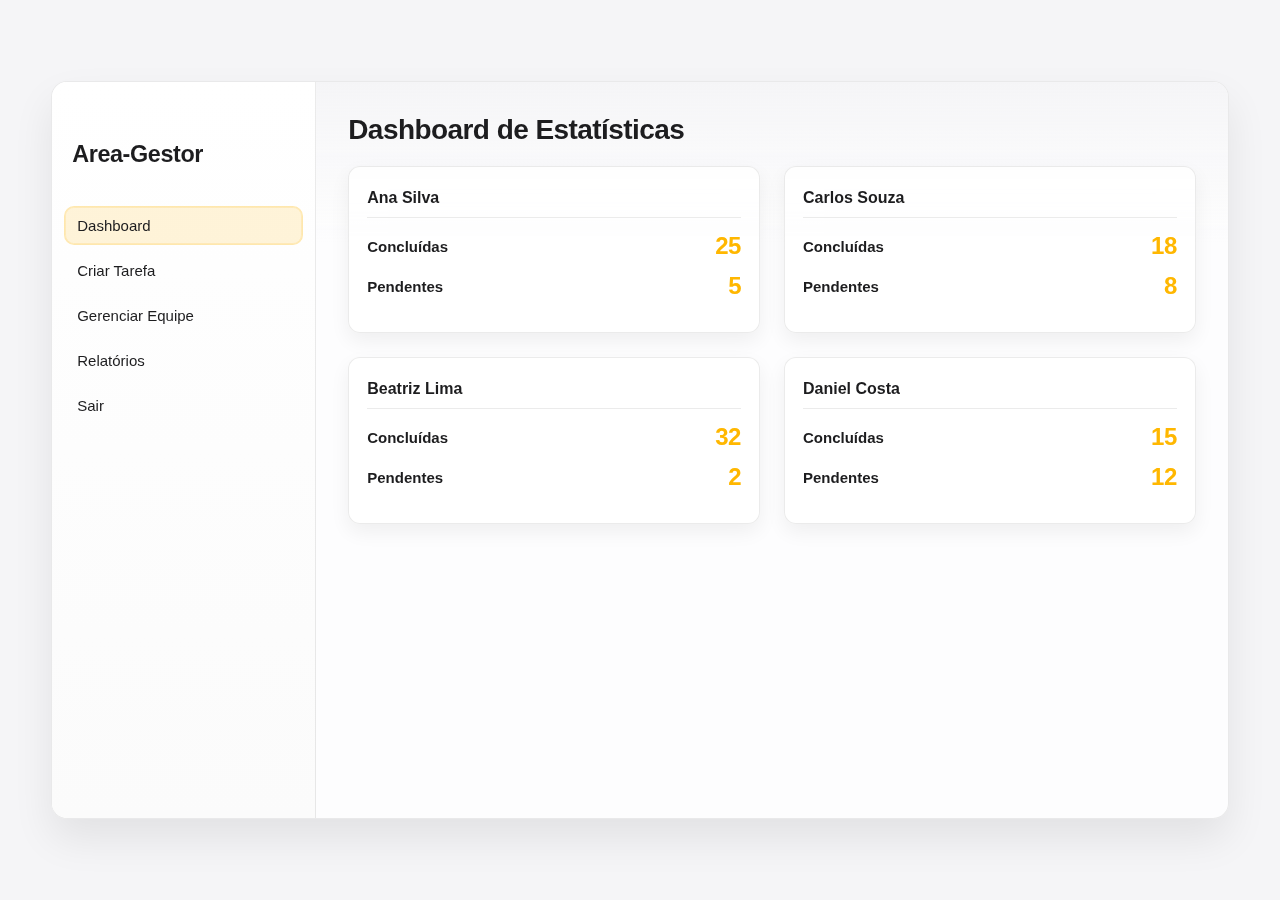
<file: area-gestor.html>
<!DOCTYPE html>
<html lang="pt-BR">
<head>
    <meta charset="UTF-8">
    <meta name="viewport" content="width=device-width, initial-scale=1.0">
    <title>Area-Gestor | Dashboard</title> <link rel="stylesheet" href="area-gestor.css">
</head>
<body>
    <div class="container">
        <aside class="sidebar">
            <div class="sidebar-header">
                <h3>Area-Gestor</h3> </div>
            <nav class="sidebar-nav">
                <ul>
                    <li class="active"><a href="#">Dashboard</a></li>
                    <li><a href="#">Criar Tarefa</a></li>
                    <li><a href="#">Gerenciar Equipe</a></li>
                    <li><a href="#">Relatórios</a></li>
                    <li><a href="#">Sair</a></li>
                </ul>
            </nav>
        </aside>
        <main class="main-content">
            <header>
                <h1>Dashboard de Estatísticas</h1>
            </header>
            <section id="stats-grid" class="stats-grid">
                </section>
        </main>
    </div>
    <script src="area-gestor.js"></script>
</body>
</html>
</file>
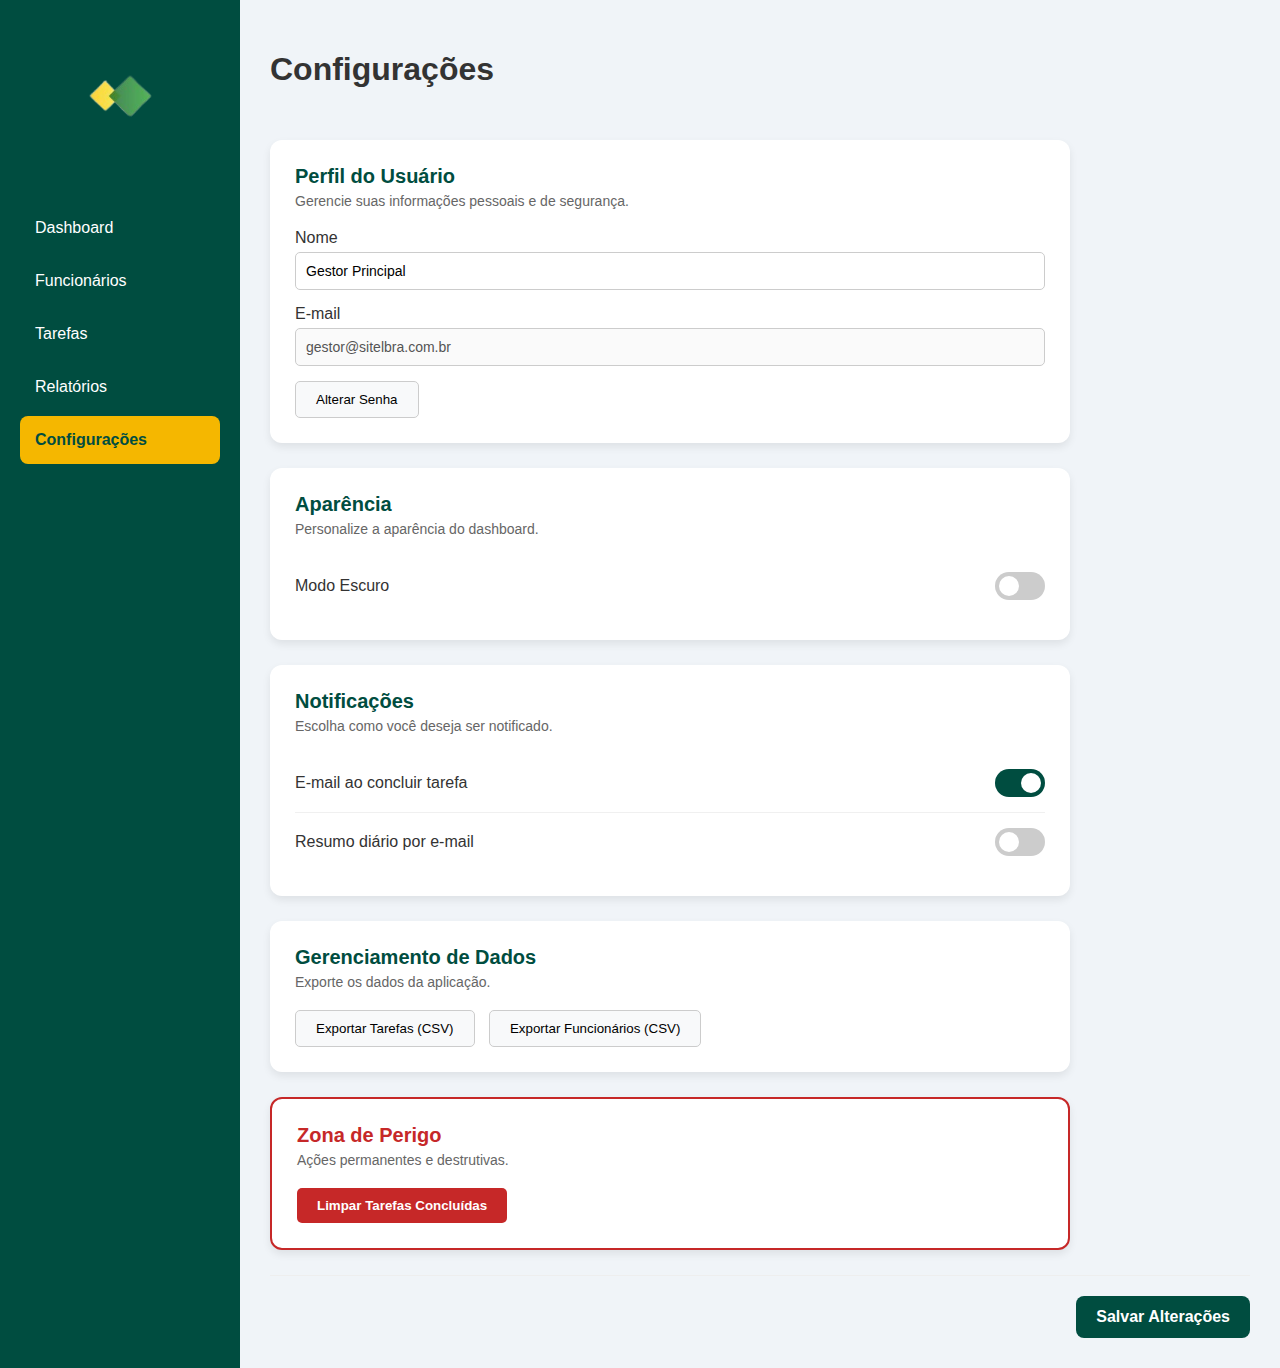
<file: configuracoes.html>
<!DOCTYPE html>
<html lang="pt-br">
<head>
    <meta charset="UTF-8">
    <meta name="viewport" content="width=device-width, initial-scale=1.0">
    <title>Configurações</title>
    <link rel="stylesheet" href="style.css">
    <link rel="icon" type="image/png" href="fotos/sitelbra.png">
</head>
<body>
    <div class="app-container">
        <aside class="sidebar">
            <div class="sidebar-header"><img src="fotos/sitelbra.png" alt="Logo Sitelbra" class="logo"></div>
            <nav class="sidebar-nav">
                <ul>
                    <li><a href="index.html">Dashboard</a></li> 
                    <li><a href="funcionarios.html">Funcionários</a></li>
                    <li><a href="tarefas.html">Tarefas</a></li>
                    <li><a href="relatorios.html">Relatórios</a></li>
                    <li class="active"><a href="configuracoes.html">Configurações</a></li>
                </ul>
            </nav>
        </aside>

        <div class="main-content-area">
            <header>
                <h1>Configurações</h1>
            </header>

            <main>
                <div class="settings-container">
                    <div class="settings-card">
                        <h2>Perfil do Usuário</h2>
                        <p>Gerencie suas informações pessoais e de segurança.</p>
                        <div class="form-group">
                            <label for="user-name">Nome</label>
                            <input type="text" id="user-name" value="Gestor Principal">
                        </div>
                        <div class="form-group">
                            <label for="user-email">E-mail</label>
                            <input type="email" id="user-email" value="gestor@sitelbra.com.br" disabled>
                        </div>
                        <button type="button" class="btn-secondary">Alterar Senha</button>
                    </div>

                    <div class="settings-card">
                        <h2>Aparência</h2>
                        <p>Personalize a aparência do dashboard.</p>
                        <div class="setting-item">
                            <span>Modo Escuro</span>
                            <label class="switch">
                                <input type="checkbox" id="theme-switch">
                                <span class="slider round"></span>
                            </label>
                        </div>
                    </div>

                    <div class="settings-card">
                        <h2>Notificações</h2>
                        <p>Escolha como você deseja ser notificado.</p>
                        <div class="setting-item">
                            <span>E-mail ao concluir tarefa</span>
                            <label class="switch"><input type="checkbox" checked><span class="slider round"></span></label>
                        </div>
                        <div class="setting-item">
                            <span>Resumo diário por e-mail</span>
                            <label class="switch"><input type="checkbox"><span class="slider round"></span></label>
                        </div>
                    </div>

                    <div class="settings-card">
                        <h2>Gerenciamento de Dados</h2>
                        <p>Exporte os dados da aplicação.</p>
                        <button type="button" class="btn-secondary">Exportar Tarefas (CSV)</button>
                        <button type="button" class="btn-secondary">Exportar Funcionários (CSV)</button>
                    </div>

                    <div class="settings-card danger-zone">
                        <h2>Zona de Perigo</h2>
                        <p>Ações permanentes e destrutivas.</p>
                        <button type="button" class="btn-danger">Limpar Tarefas Concluídas</button>
                    </div>
                </div>

                <div class="form-actions" style="margin-top: 25px;">
                    <button type="submit" class="btn-primary">Salvar Alterações</button>
                </div>
            </main>
        </div>
    </div>
    
    <script src="configuracoes.js"></script> 
</body>
</html>
</file>
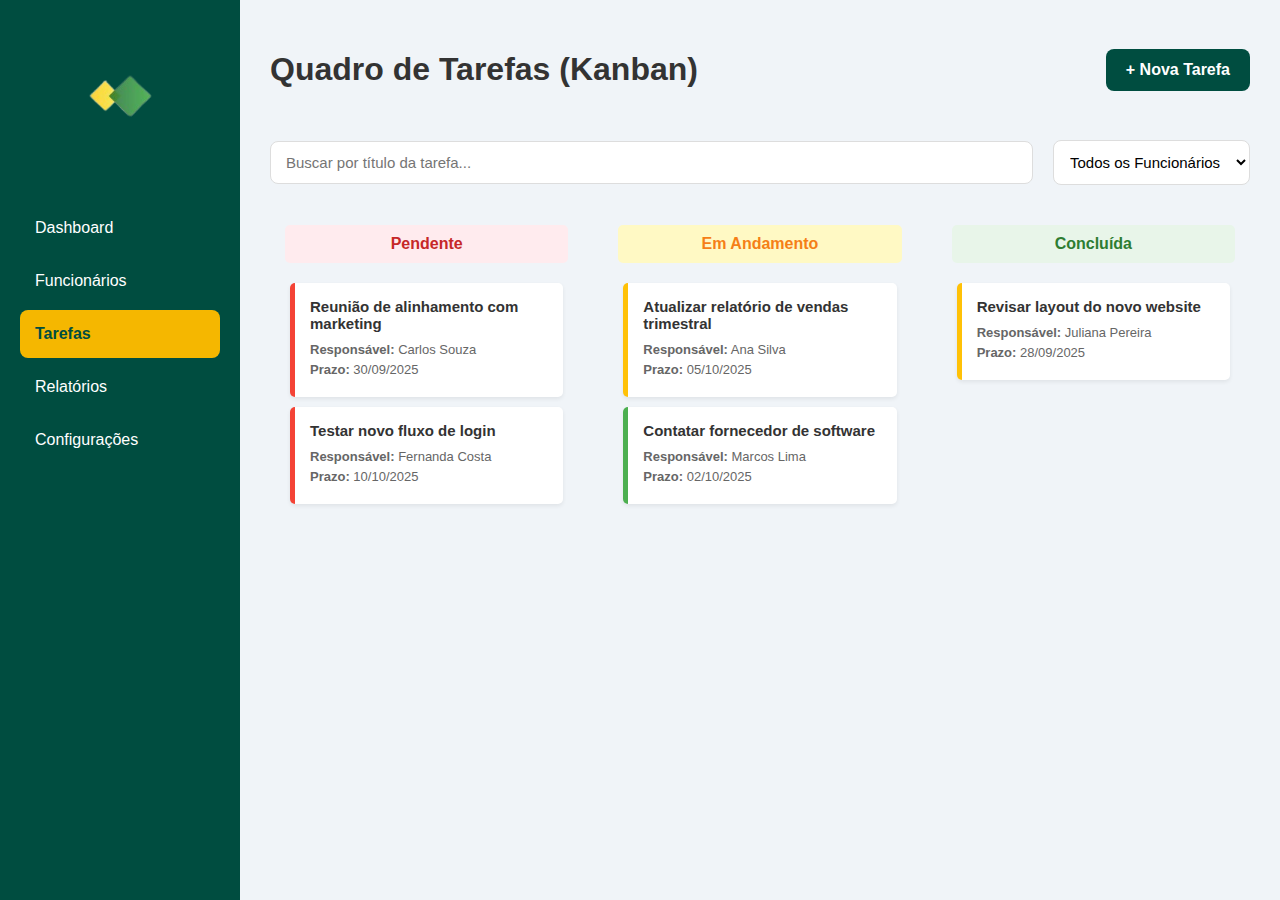
<file: tarefas.html>
<!DOCTYPE html>
<html lang="pt-br">
<head>
    <meta charset="UTF-8">
    <meta name="viewport" content="width=device-width, initial-scale=1.0">
    <title>Gerenciamento de Tarefas</title>
    <link rel="stylesheet" href="style.css">
    <link rel="icon" type="image/png" href="fotos/sitelbra.png">
</head>
<body>
    <div class="app-container">
        <aside class="sidebar">
            <div class="sidebar-header"><img src="fotos/sitelbra.png" alt="Logo Sitelbra" class="logo"></div>
            <nav class="sidebar-nav">
                <ul>
                    <li><a href="index.html">Dashboard</a></li> 
                    <li><a href="funcionarios.html">Funcionários</a></li>
                    <li class="active"><a href="tarefas.html">Tarefas</a></li>
                    <li><a href="relatorios.html">Relatórios</a></li>
                    <li><a href="configuracoes.html">Configurações</a></li>
                </ul>
            </nav>
        </aside>

        <div class="main-content-area">
            <header>
                <h1>Quadro de Tarefas (Kanban)</h1>
                <button class="btn-primary" id="add-task-btn">+ Nova Tarefa</button>
            </header>

            <main>
                <div class="page-controls">
                    <input type="text" id="task-search" class="search-input" placeholder="Buscar por título da tarefa...">
                    <select id="employee-filter" class="filter-select">
                        <option value="todos">Todos os Funcionários</option>
                        </select>
                </div>

                <div class="kanban-board">
                    <div class="kanban-column">
                        <h3 class="column-title" style="background-color: #ffebee; color: #c62828;">Pendente</h3>
                        <div class="tasks-container" id="tasks-pending" data-status="pending">
                            </div>
                    </div>
                    <div class="kanban-column">
                        <h3 class="column-title" style="background-color: #FFF9C4; color: #F57F17;">Em Andamento</h3>
                        <div class="tasks-container" id="tasks-in-progress" data-status="in-progress">
                            </div>
                    </div>
                    <div class="kanban-column">
                        <h3 class="column-title" style="background-color: #e8f5e9; color: #2e7d32;">Concluída</h3>
                        <div class="tasks-container" id="tasks-completed" data-status="completed">
                            </div>
                    </div>
                </div>
            </main>
        </div>
    </div>
    
    <div class="modal-overlay" id="task-modal">
        <div class="modal-content">
            <button class="modal-close" data-close-modal>&times;</button>
            <h2 id="task-modal-title">Nova Tarefa</h2>
            <form id="task-form" class="modal-form">
                <input type="hidden" id="task-id">
                <div class="form-group">
                    <label for="task-title">Título da Tarefa</label>
                    <input type="text" id="task-title" required>
                </div>
                <div class="form-group">
                    <label for="task-responsible">Responsável</label>
                    <select id="task-responsible" required></select>
                </div>
                <div class="form-group">
                    <label for="task-due-date">Prazo</label>
                    <input type="date" id="task-due-date" required>
                </div>
                <div class="form-group">
                    <label for="task-priority">Prioridade</label>
                    <select id="task-priority">
                        <option value="low">Baixa</option>
                        <option value="medium">Média</option>
                        <option value="high">Alta</option>
                    </select>
                </div>
                <div class="form-actions">
                    <button type="button" class="btn-secondary" data-close-modal>Cancelar</button>
                    <button type="submit" class="btn-confirm">Salvar Tarefa</button>
                </div>
            </form>
        </div>
    </div>

    <script src="tarefas.js"></script> 
</body>
</html>
</file>
<file: area-gestor.css>
/* ===== Apple Design (macOS/iOS-like) - PERSONALIZADO ===== */
:root {
  /* Paleta clara inspirada no macOS Sonoma/Ventura */
  --bg: #f5f5f7;
  --surface: #ffffffcc;
  --surface-strong: #ffffffff;
  --border: #00000014;
  --text: #1d1d1f;
  --text-muted: #6e6e73;
  --accent: #ffb700; /* COR ALTERADA para o amarelo do projeto */
  --accent-alt: #28a745; /* COR ALTERADA para um verde complementar */
  --shadow: 0 20px 40px rgba(0, 0, 0, 0.08);
  --radius-lg: 16px;
  --radius-md: 12px;
  --radius-sm: 10px;
  --backdrop: blur(18px) saturate(1.1);
  --gap: 24px;
}

/* Dark mode automático */
@media (prefers-color-scheme: dark) {
  :root {
    --bg: #0b0b0d;
    --surface: #1b1b1fcc;
    --surface-strong: #1c1c1f;
    --border: #ffffff1a;
    --text: #f5f5f7;
    --text-muted: #b0b0b5;
    --shadow: 0 16px 36px rgba(0, 0, 0, 0.6);
  }
}

/* ===== Base ===== */
* {
  box-sizing: border-box;
}
html,
body {
  height: 100%;
}

body {
  font-family: -apple-system, BlinkMacSystemFont, "SF Pro Text", "Segoe UI",
    Roboto, Helvetica, Arial, sans-serif, "Apple Color Emoji", "Segoe UI Emoji";
  background-color: var(--bg);
  color: var(--text);
  margin: 0;
  -webkit-font-smoothing: antialiased;
  -moz-osx-font-smoothing: grayscale;
  display: flex;
  justify-content: center;
  align-items: center;
  min-height: 100vh;
}

/* Container com “glass” e bordas suaves */
.container {
  display: flex;
  width: min(1200px, 92vw);
  height: min(82vh, 860px);
  border-radius: var(--radius-lg);
  overflow: hidden;
  box-shadow: var(--shadow);
  background: var(--surface);
  backdrop-filter: var(--backdrop);
  -webkit-backdrop-filter: var(--backdrop);
  border: 1px solid var(--border);
}

/* ===== Sidebar estilo Finder ===== */
.sidebar {
  width: 264px;
  background: linear-gradient(180deg, #ffffffcc, #fafafacc);
  backdrop-filter: var(--backdrop);
  -webkit-backdrop-filter: var(--backdrop);
  border-right: 1px solid var(--border);
  display: flex;
  flex-direction: column;
  padding: 16px 0;
}

.sidebar-header {
  padding: 20px 20px 6px;
  font-size: 20px;
  font-weight: 700;
  color: var(--text);
  letter-spacing: -0.02em;
}

.sidebar-nav ul {
  list-style: none;
  margin: 8px 0 0;
  padding: 0 12px;
}
.sidebar-nav li {
  margin: 6px 0;
}

.sidebar-nav li a {
  display: flex;
  align-items: center;
  gap: 10px;
  padding: 10px 12px;
  text-decoration: none;
  color: var(--text);
  font-size: 15px;
  font-weight: 500;
  border-radius: 10px;
  border: 1px solid transparent;
  transition: transform 0.12s ease, background-color 0.2s ease,
    border-color 0.2s ease, color 0.2s ease;
}

/* HOVER E ACTIVE USANDO A COR DE DESTAQUE DO PROJETO */
.sidebar-nav li a:hover {
  background: color-mix(in srgb, var(--accent) 8%, transparent);
  border-color: color-mix(in srgb, var(--accent) 12%, transparent);
}

.sidebar-nav li.active a {
  background: color-mix(in srgb, var(--accent) 15%, transparent);
  color: var(--text);
  border-color: color-mix(in srgb, var(--accent) 20%, transparent);
  box-shadow: inset 0 0 0 1px color-mix(in srgb, var(--accent) 15%, transparent);
}

/* ===== Main ===== */
.main-content {
  flex: 1;
  padding: 32px;
  background: linear-gradient(180deg, var(--bg), transparent 22%);
  overflow: auto;
}

.main-content header h1 {
  margin: 0 0 20px;
  font-size: 28px;
  font-weight: 800;
  letter-spacing: -0.02em;
}

/* ===== Cards (glass mais refinado) ===== */
.stats-grid {
  display: grid;
  grid-template-columns: repeat(auto-fill, minmax(280px, 1fr));
  gap: var(--gap);
}

.stat-card {
  background: var(--surface);
  backdrop-filter: var(--backdrop);
  -webkit-backdrop-filter: var(--backdrop);
  padding: 20px 18px;
  border-radius: var(--radius-md);
  border: 1px solid var(--border);
  box-shadow: 0 8px 20px rgba(0, 0, 0, 0.06);
  transition: transform 0.18s ease, box-shadow 0.18s ease,
    border-color 0.18s ease;
}

.stat-card:hover {
  transform: translateY(-3px);
  box-shadow: 0 14px 32px rgba(0, 0, 0, 0.1);
  border-color: #ffffff44;
}

.stat-card h3 {
  margin: 2px 0 14px;
  font-size: 16px;
  font-weight: 700;
  color: var(--text);
  padding-bottom: 10px;
  border-bottom: 1px solid var(--border);
}

.stat-item {
  display: flex;
  justify-content: space-between;
  align-items: center;
  margin: 12px 0;
  font-size: 15px;
  color: var(--text-muted);
}

.stat-item span:first-child {
  font-weight: 600;
  color: var(--text);
}
.stat-item span:last-child {
  font-weight: 800;
  font-size: 24px;
  letter-spacing: -0.02em;
  color: var(--accent);
}

/* ===== Foco/Acessibilidade (Apple-like focus ring) ===== */
:focus-visible {
  outline: 3px solid color-mix(in srgb, var(--accent) 40%, transparent);
  outline-offset: 2px;
  border-radius: 8px;
  transition: outline-color 0.15s ease;
}

/* ===== Scrollbar sutil ===== */
::-webkit-scrollbar {
  width: 10px;
  height: 10px;
}
::-webkit-scrollbar-track {
  background: transparent;
}
::-webkit-scrollbar-thumb {
  background: #00000022;
  border: 3px solid transparent;
  background-clip: padding-box;
  border-radius: 999px;
}
::-webkit-scrollbar-thumb:hover {
  background: #00000033;
}

/* ===== Pequenos refinamentos responsivos ===== */
@media (max-width: 980px) {
  .container {
    height: auto;
    min-height: 92vh;
  }
  .sidebar {
    width: 236px;
  }
  .main-content {
    padding: 24px;
  }
}

@media (max-width: 720px) {
  .container {
    flex-direction: column;
  }
  .sidebar {
    width: 100%;
    border-right: 0;
    border-bottom: 1px solid var(--border);
  }
}
</file>
<file: style.css>
/* Estilos Gerais e Nova Paleta de Cores */
:root {
    --cor-principal: #004d40;
    /* Verde escuro */
    --cor-secundaria: #F5B700;
    /* Amarelo mais escuro (AJUSTADO) */
    --cor-fundo: #f0f4f8;
    --cor-texto: #333;
    --cor-branco: #ffffff;
    --sombra-suave: 0 4px 8px rgba(0, 0, 0, 0.08);
}

/* Reset básico e box-sizing */
*,
*::before,
*::after {
    box-sizing: border-box;
}

body {
    font-family: -apple-system, BlinkMacSystemFont, "Segoe UI", Roboto, Helvetica, Arial, sans-serif;
    background-color: var(--cor-fundo);
    margin: 0;
    color: var(--cor-texto);
}

.app-container {
    display: flex;
}

/* --- Estilos da Sidebar --- */
.sidebar {
    width: 240px;
    background-color: var(--cor-principal);
    color: var(--cor-branco);
    min-height: 100vh;
    padding: 20px;
    flex-shrink: 0;
}

.sidebar-header {
    text-align: center;
    margin-bottom: 30px;
}

.logo {
    max-width: 150px;
}

.sidebar-nav ul {
    list-style: none;
    padding: 0;
    margin: 0;
}

.sidebar-nav li a {
    display: block;
    color: var(--cor-branco);
    text-decoration: none;
    padding: 15px;
    border-radius: 8px;
    margin-bottom: 5px;
    transition: background-color 0.3s;
}

.sidebar-nav li a:hover {
    background-color: rgba(255, 255, 255, 0.1);
}

.sidebar-nav li.active a {
    background-color: var(--cor-secundaria);
    color: var(--cor-principal);
    font-weight: bold;
}

/* --- Área de Conteúdo Principal --- */
.main-content-area {
    flex-grow: 1;
    padding: 30px;
    overflow-y: auto;
}

header {
    display: flex;
    justify-content: space-between;
    align-items: center;
    margin-bottom: 30px;
}

.add-task-btn {
    background-color: var(--cor-secundaria);
    color: var(--cor-principal);
    border: none;
    padding: 12px 20px;
    border-radius: 8px;
    cursor: pointer;
    font-size: 16px;
    font-weight: bold;
    transition: transform 0.2s;
}

.add-task-btn:hover {
    transform: scale(1.05);
}

/* Cards de Resumo */
.summary-cards {
    display: grid;
    grid-template-columns: repeat(auto-fit, minmax(220px, 1fr));
    gap: 25px;
    margin-bottom: 30px;
}

.card {
    background-color: var(--cor-branco);
    padding: 25px;
    border-radius: 12px;
    box-shadow: var(--sombra-suave);
}

.card h2 {
    margin-top: 0;
    font-size: 16px;
    color: #666;
}

.card p {
    margin: 0;
    font-size: 32px;
    font-weight: bold;
    color: var(--cor-principal);
}

/* Conteúdo Principal (Tarefas e Equipe) */
.main-data {
    display: flex;
    gap: 25px;
    align-items: flex-start;
    /* Alinha os itens no topo */
}

.task-list {
    flex: 2;
    background-color: var(--cor-branco);
    padding: 25px;
    border-radius: 12px;
    box-shadow: var(--sombra-suave);
}

.team-workload {
    flex: 1;
    background-color: var(--cor-branco);
    padding: 25px;
    border-radius: 12px;
    box-shadow: var(--sombra-suave);
}


/* Tabela de Tarefas */
table {
    width: 100%;
    border-collapse: collapse;
}

th,
td {
    text-align: left;
    padding: 15px;
    border-bottom: 1px solid #f0f0f0;
}

th {
    color: #666;
    font-size: 14px;
}

td {
    font-size: 15px;
}

/* Status das Tarefas */
.status {
    padding: 6px 12px;
    border-radius: 15px;
    font-size: 12px;
    font-weight: bold;
    text-align: center;
}

.status.in-progress {
    background-color: #FFF9C4;
    /* Amarelo claro */
    color: #F57F17;
    /* Amarelo escuro */
}

.status.pending {
    background-color: #ffebee;
    color: #c62828;
}

.status.completed {
    background-color: #e8f5e9;
    color: #2e7d32;
}

/* --- (NOVO) Estilos para a Visão Geral da Equipe --- */
.team-workload h2 {
    margin-top: 0;
    margin-bottom: 20px;
}

.employee-grid {
    display: grid;
    grid-template-columns: repeat(auto-fit, minmax(250px, 1fr));
    gap: 20px;
}

.employee-card {
    background-color: #f8f9fa;
    border: 1px solid #e9ecef;
    border-radius: 10px;
    padding: 20px;
    display: flex;
    flex-direction: column;
    align-items: center;
    text-align: center;
    transition: transform 0.2s, box-shadow 0.2s;
}

.employee-card:hover {
    transform: translateY(-5px);
    box-shadow: var(--sombra-suave);
}

.employee-avatar {
    width: 80px;
    height: 80px;
    border-radius: 50%;
    margin-bottom: 15px;
    object-fit: cover;
    background-color: var(--cor-principal);
    color: var(--cor-branco);
    display: flex;
    align-items: center;
    justify-content: center;
    font-size: 24px;
    font-weight: bold;
}

.employee-name {
    margin: 0;
    font-size: 18px;
    font-weight: bold;
    color: var(--cor-principal);
}

.employee-role {
    margin: 5px 0 15px 0;
    font-size: 14px;
    color: #666;
}

.employee-stats {
    display: flex;
    justify-content: space-around;
    width: 100%;
    margin-bottom: 20px;
}

.stat {
    text-align: center;
}

.stat-value {
    font-size: 20px;
    font-weight: bold;
    color: var(--cor-texto);
}

.stat-label {
    font-size: 12px;
    color: #666;
}

.view-details-btn {
    width: 100%;
    background-color: transparent;
    color: var(--cor-principal);
    border: 2px solid var(--cor-principal);
    padding: 10px;
    border-radius: 8px;
    cursor: pointer;
    font-size: 14px;
    font-weight: bold;
    transition: background-color 0.3s, color 0.3s;
    text-decoration: none;
}

.view-details-btn:hover {
    background-color: var(--cor-principal);
    color: var(--cor-branco);
}

/* --- (NOVO) Estilos para o Modal de Detalhes --- */

.modal-overlay {
    position: fixed;
    /* Fica fixo na tela */
    top: 0;
    left: 0;
    width: 100%;
    height: 100%;
    background-color: rgba(0, 0, 0, 0.6);
    /* Fundo semi-transparente */
    display: none;
    /* Começa escondido */
    align-items: center;
    justify-content: center;
    z-index: 1000;
    /* Garante que fique na frente de tudo */
    opacity: 0;
    transition: opacity 0.3s ease;
}

.modal-overlay.active {
    display: flex;
    /* Mostra o modal */
    opacity: 1;
}

.modal-content {
    background-color: var(--cor-branco);
    padding: 30px;
    border-radius: 12px;
    box-shadow: 0 5px 15px rgba(0, 0, 0, 0.3);
    position: relative;
    width: 90%;
    max-width: 600px;
    transform: scale(0.9);
    transition: transform 0.3s ease;
}

.modal-overlay.active .modal-content {
    transform: scale(1);
}

.modal-close {
    position: absolute;
    top: 15px;
    right: 15px;
    background: transparent;
    border: none;
    font-size: 28px;
    color: #888;
    cursor: pointer;
    line-height: 1;
}

.modal-close:hover {
    color: #333;
}

/* Estilos para o conteúdo dentro do modal */
.modal-header {
    display: flex;
    align-items: center;
    margin-bottom: 20px;
}

.modal-header .employee-avatar {
    width: 100px;
    height: 100px;
    margin-right: 20px;
}

.modal-employee-info h2 {
    margin: 0 0 5px 0;
    color: var(--cor-principal);
}

.modal-employee-info p {
    margin: 0;
    color: #666;
}

.modal-contact-details {
    list-style: none;
    padding: 0;
    margin: 20px 0;
    border-top: 1px solid #eee;
    padding-top: 20px;
}

.modal-contact-details li {
    margin-bottom: 10px;
    color: var(--cor-texto);
}

.modal-tasks h3 {
    margin-bottom: 10px;
    color: var(--cor-principal);
}

.modal-tasks-list {
    list-style: none;
    padding: 0;
    max-height: 150px;
    overflow-y: auto;
}

.modal-tasks-list li {
    background-color: #f8f9fa;
    padding: 10px;
    border-radius: 5px;
    margin-bottom: 8px;
    border-left: 3px solid var(--cor-secundaria);
}

/* =================================================== */
/* --- (NOVO) Estilos para a Página de Funcionários --- */
/* =================================================== */

.page-controls {
    display: flex;
    justify-content: space-between;
    align-items: center;
    margin-bottom: 25px;
    gap: 20px;
}

.search-input {
    flex-grow: 1;
    /* Faz a barra de busca ocupar o máximo de espaço */
    padding: 12px 15px;
    border: 1px solid #ddd;
    border-radius: 8px;
    font-size: 15px;
}

.filter-select {
    padding: 12px;
    border: 1px solid #ddd;
    border-radius: 8px;
    background-color: var(--cor-branco);
    font-size: 15px;
}

/* Estilo para botões primários da página */
.btn-primary {
    background-color: var(--cor-principal);
    color: var(--cor-branco);
    border: none;
    padding: 12px 20px;
    border-radius: 8px;
    cursor: pointer;
    font-size: 16px;
    font-weight: bold;
    transition: transform 0.2s, background-color 0.3s;
    white-space: nowrap;
    /* Impede que o texto quebre */
}

.btn-primary:hover {
    background-color: #00382e;
    /* Um tom de verde mais escuro */
    transform: scale(1.05);
}

.table-container {
    background-color: var(--cor-branco);
    padding: 25px;
    border-radius: 12px;
    box-shadow: var(--sombra-suave);
    overflow-x: auto;
    /* Adiciona scroll horizontal em telas pequenas */
}

/* Melhorias na tabela para a nova página */
.table-container table .employee-info-cell img {
    width: 40px;
    height: 40px;
    border-radius: 50%;
    margin-right: 15px;
    object-fit: cover;
}

.employee-info-cell {
    display: flex;
    align-items: center;
    min-width: 200px;
    /* Ajuda na responsividade da tabela */
}

.employee-info-cell span {
    font-weight: 500;
}

.status-badge {
    padding: 5px 12px;
    border-radius: 15px;
    font-size: 12px;
    font-weight: bold;
    text-align: center;
    display: inline-block;
}

.status-badge.active {
    background-color: #e8f5e9;
    color: #2e7d32;
}

.status-badge.inactive {
    background-color: #fce4ec;
    color: #ad1457;
}

.action-buttons {
    min-width: 100px;
    /* Ajuda na responsividade da tabela */
}

.action-buttons button {
    border: none;
    background: transparent;
    cursor: pointer;
    margin-right: 15px;
    font-size: 18px;
    color: #888;
    transition: color 0.2s;
}

.action-buttons button:hover {
    color: var(--cor-principal);
}

.action-buttons button:last-child {
    margin-right: 0;
}

/* --- (NOVO) Estilos para Formulários em Modais e Confirmação --- */

.modal-form {
    width: 100%;
}

.form-group {
    margin-bottom: 15px;
    text-align: left;
}

.form-group label {
    display: block;
    margin-bottom: 5px;
    font-weight: 500;
    color: #333;
}

.form-group input,
.form-group select {
    width: 100%;
    padding: 10px;
    border: 1px solid #ccc;
    border-radius: 5px;
    font-size: 14px;
}

.form-actions {
    text-align: right;
    margin-top: 20px;
    border-top: 1px solid #eee;
    padding-top: 20px;
}

.btn-secondary {
    padding: 10px 20px;
    border-radius: 5px;
    border: 1px solid #ccc;
    background-color: #f8f9fa;
    cursor: pointer;
    margin-right: 10px;
}

/* Botão de confirmação/salvar */
.btn-confirm {
    padding: 10px 20px;
    border-radius: 5px;
    border: none;
    background-color: var(--cor-principal);
    color: var(--cor-branco);
    font-weight: bold;
    cursor: pointer;
}

/* Botão de exclusão (perigoso) */
.btn-danger {
    padding: 10px 20px;
    border-radius: 5px;
    border: none;
    background-color: #c62828;
    /* Vermelho */
    color: var(--cor-branco);
    font-weight: bold;
    cursor: pointer;
}

/* --- (NOVO) Estilos para a Página de Tarefas (Kanban) --- */

.kanban-board {
    display: grid;
    grid-template-columns: repeat(3, 1fr);
    /* 3 colunas de largura igual */
    gap: 20px;
    margin-top: 25px;
}

.kanban-column {
    background-color: var(--cor-fundo);
    border-radius: 8px;
    padding: 15px;
}

.column-title {
    padding: 10px;
    border-radius: 5px;
    text-align: center;
    font-size: 16px;
    margin: 0 0 15px 0;
}

.tasks-container {
    min-height: 400px;
    /* Espaço para soltar tarefas mesmo se a coluna estiver vazia */
    padding: 5px;
    border-radius: 5px;
    transition: background-color 0.3s;
}

/* Estilo para quando um item é arrastado sobre a coluna */
.tasks-container.drag-over {
    background-color: #e0e0e0;
}

.task-card {
    background-color: var(--cor-branco);
    border-radius: 5px;
    padding: 15px;
    margin-bottom: 10px;
    box-shadow: 0 2px 4px rgba(0, 0, 0, 0.07);
    cursor: grab;
    border-left: 5px solid;
    /* A cor será definida pela prioridade */
}

.task-card:last-child {
    margin-bottom: 0;
}

.task-card h4 {
    margin: 0 0 10px 0;
    font-size: 15px;
}

.task-details {
    font-size: 13px;
    color: #666;
}

.task-details p {
    margin: 5px 0;
}

/* Prioridades */
.task-card[data-priority="low"] {
    border-color: #4caf50;
}

/* Verde */
.task-card[data-priority="medium"] {
    border-color: #ffc107;
}

/* Amarelo */
.task-card[data-priority="high"] {
    border-color: #f44336;
}

/* Vermelho */

/* Estilo para o card que está sendo arrastado */
.task-card.dragging {
    opacity: 0.5;
    transform: rotate(3deg);
}

/* --- (NOVO) Estilos para a Página de Relatórios --- */

.reports-grid {
    display: grid;
    /* Cria 2 colunas em telas maiores, e 1 coluna em telas menores */
    grid-template-columns: repeat(auto-fit, minmax(450px, 1fr));
    gap: 25px;
}

.report-card {
    background-color: var(--cor-branco);
    padding: 25px;
    border-radius: 12px;
    box-shadow: var(--sombra-suave);
}

.report-card h2 {
    margin-top: 0;
    margin-bottom: 20px;
    text-align: center;
    font-size: 18px;
    color: var(--cor-principal);
}

/* --- (NOVO) Estilos para a Página de Configurações --- */

.settings-container {
    max-width: 800px;
    /* Limita a largura para melhor legibilidade */
}

.settings-card {
    background-color: var(--cor-branco);
    padding: 25px;
    border-radius: 12px;
    box-shadow: var(--sombra-suave);
    margin-bottom: 25px;
}

.settings-card h2 {
    margin-top: 0;
    margin-bottom: 5px;
    font-size: 20px;
    color: var(--cor-principal);
}

.settings-card p {
    margin-top: 0;
    margin-bottom: 20px;
    color: #666;
    font-size: 14px;
}

.settings-card .form-group {
    margin-bottom: 15px;
}

.settings-card button {
    margin-right: 10px;
}

.setting-item {
    display: flex;
    justify-content: space-between;
    align-items: center;
    padding: 15px 0;
    border-bottom: 1px solid #f0f0f0;
}

.setting-item:last-child {
    border-bottom: none;
}

/* Estilo do Toggle Switch (Seletor) */
.switch {
    position: relative;
    display: inline-block;
    width: 50px;
    height: 28px;
}

.switch input {
    opacity: 0;
    width: 0;
    height: 0;
}

.slider {
    position: absolute;
    cursor: pointer;
    top: 0;
    left: 0;
    right: 0;
    bottom: 0;
    background-color: #ccc;
    transition: .4s;
}

.slider:before {
    position: absolute;
    content: "";
    height: 20px;
    width: 20px;
    left: 4px;
    bottom: 4px;
    background-color: white;
    transition: .4s;
}

input:checked+.slider {
    background-color: var(--cor-principal);
}

input:focus+.slider {
    box-shadow: 0 0 1px var(--cor-principal);
}

input:checked+.slider:before {
    transform: translateX(22px);
}

.slider.round {
    border-radius: 34px;
}

.slider.round:before {
    border-radius: 50%;
}

/* Zona de Perigo */
.danger-zone {
    border: 2px solid #c62828;
}

.danger-zone h2 {
    color: #c62828;
}

/* --- (NOVO) Estilos para o MODO ESCURO --- */

/* Variáveis para o modo escuro */
body.dark-mode {
    --cor-fundo: #121212;
    --cor-branco: #1e1e1e;
    /* Cor dos cards */
    --cor-texto: #e0e0e0;
    --sombra-suave: 0 4px 8px rgba(0, 0, 0, 0.25);
}

/* Ajustes específicos para o modo escuro */
body.dark-mode .sidebar {
    background-color: #1e1e1e;
    border-right: 1px solid #333;
}

body.dark-mode .sidebar-nav li a {
    color: #e0e0e0;
}

body.dark-mode .sidebar-nav li.active a {
    color: #121212;
    /* Texto do menu ativo */
}

body.dark-mode .settings-card p,
body.dark-mode th,
body.dark-mode .employee-role,
body.dark-mode .stat-label {
    color: #aaa;
}

body.dark-mode input,
body.dark-mode select {
    background-color: #333;
    border-color: #555;
    color: #e0e0e0;
}

body.dark-mode .btn-secondary {
    background-color: #333;
    border-color: #555;
    color: #e0e0e0;
}

/* ============================
   RESPONSIVIDADE
============================ */

/* Telas grandes (sem muitas alterações) */
@media (max-width: 1200px) {
    .reports-grid {
        grid-template-columns: repeat(auto-fit, minmax(360px, 1fr));
    }
}

/* Tablets / ecrãs menores */
@media (max-width: 992px) {
    .sidebar {
        width: 220px;
    }
    .main-data {
        flex-direction: column;
    }
    .kanban-board {
        grid-template-columns: 1fr 1fr;
    }
    .reports-grid {
        grid-template-columns: 1fr;
    }
    h1 {
        font-size: 24px;
    }
}

/* Mobile (abaixo de 768px) */
@media (max-width: 768px) {
    .app-container {
        flex-direction: column;
    }

    .sidebar {
        position: fixed;
        left: -250px; /* Escondido fora da tela */
        top: 0;
        height: 100%;
        width: 240px;
        z-index: 1200;
        box-shadow: 0 0 15px rgba(0,0,0,0.2);
        transition: left .3s ease;
    }
    
    /* Adicione uma classe 'sidebar-open' ao body via JS para mostrar o menu */
    body.sidebar-open .sidebar {
        left: 0;
    }
    
    .main-content-area {
        padding: 20px 15px;
        width: 100%;
    }

    header {
        flex-wrap: wrap;
        gap: 15px;
    }

    .summary-cards, .employee-grid, .kanban-board {
        grid-template-columns: 1fr;
    }
    
    .kanban-board {
        gap: 15px;
    }

    .page-controls {
        flex-direction: column;
        align-items: stretch;
    }

    .add-task-btn, .btn-primary {
        width: 100%;
        text-align: center;
    }

    /* Adicione um botão "hamburguer" no seu HTML para controlar a sidebar */
    .menu-toggle {
        display: block; /* Mostrar o botão hamburguer */
        /* Estilize o botão aqui */
        background: none;
        border: none;
        font-size: 24px;
        cursor: pointer;
        z-index: 1300;
        color: var(--cor-principal);
    }
}

/* Celulares pequenos (abaixo de 480px) */
@media (max-width: 480px) {
    .main-content-area {
        padding: 15px 10px;
    }
    h1 {
        font-size: 20px;
    }
    .card, .report-card, .settings-card {
        padding: 20px;
    }
    .modal-content {
        padding: 20px;
    }
    .form-actions {
        display: flex;
        flex-direction: column;
        gap: 10px;
    }
    .btn-secondary, .btn-confirm, .btn-danger {
        width: 100%;
        margin: 0;
    }
}
</file>
